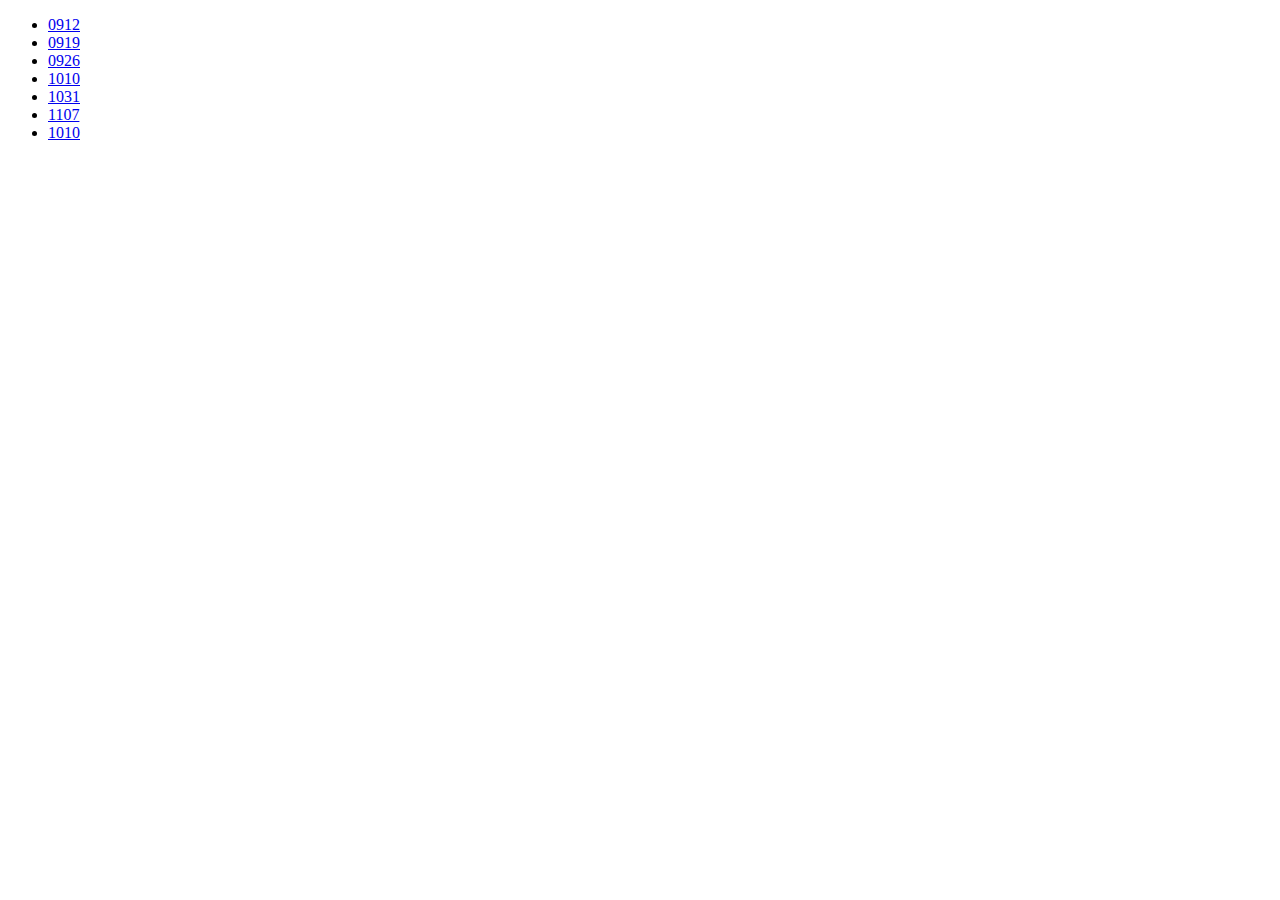
<file: index.html>
<!DOCTYPE html>
<html lang="en">
  <head>
    <meta charset="UTF-8" />
    <meta name="viewport" content="width=device-width, initial-scale=1.0" />
    <title>Links</title>
  </head>
  <body>
    <ul>
      <li><a href="./0912/index.html">0912</a></li>
      <li><a href="./0919/index.html">0919</a></li>
      <li><a href="./0926/mintro.html">0926</a></li>
      <li><a href="./1010/index.html">1010</a></li>
      <li><a href="./1031/dokdo-intro.html">1031</a></li>
      <li><a href="./1107/dokdo-intro.html">1107</a></li>
      <li><a href="./1114/index.html">1010</a></li>
    </ul>
  </body>
</html>
</file>
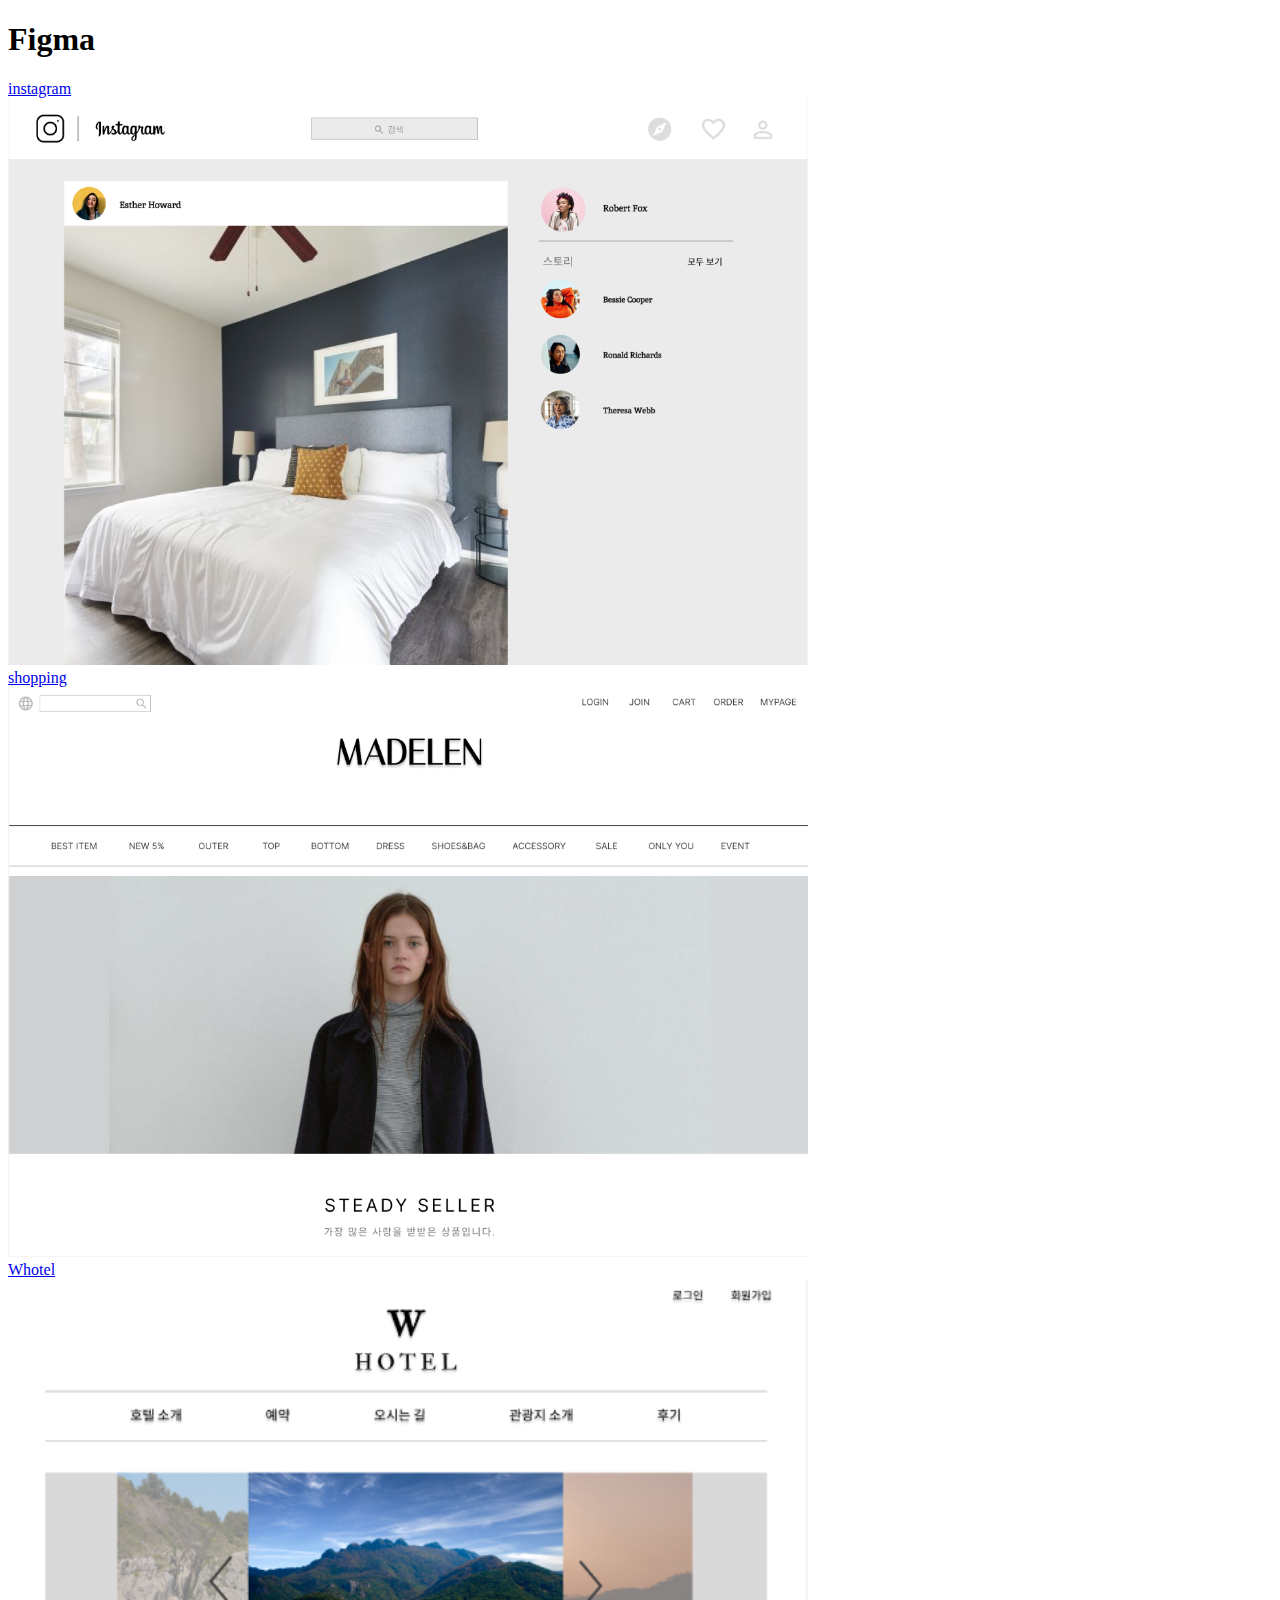
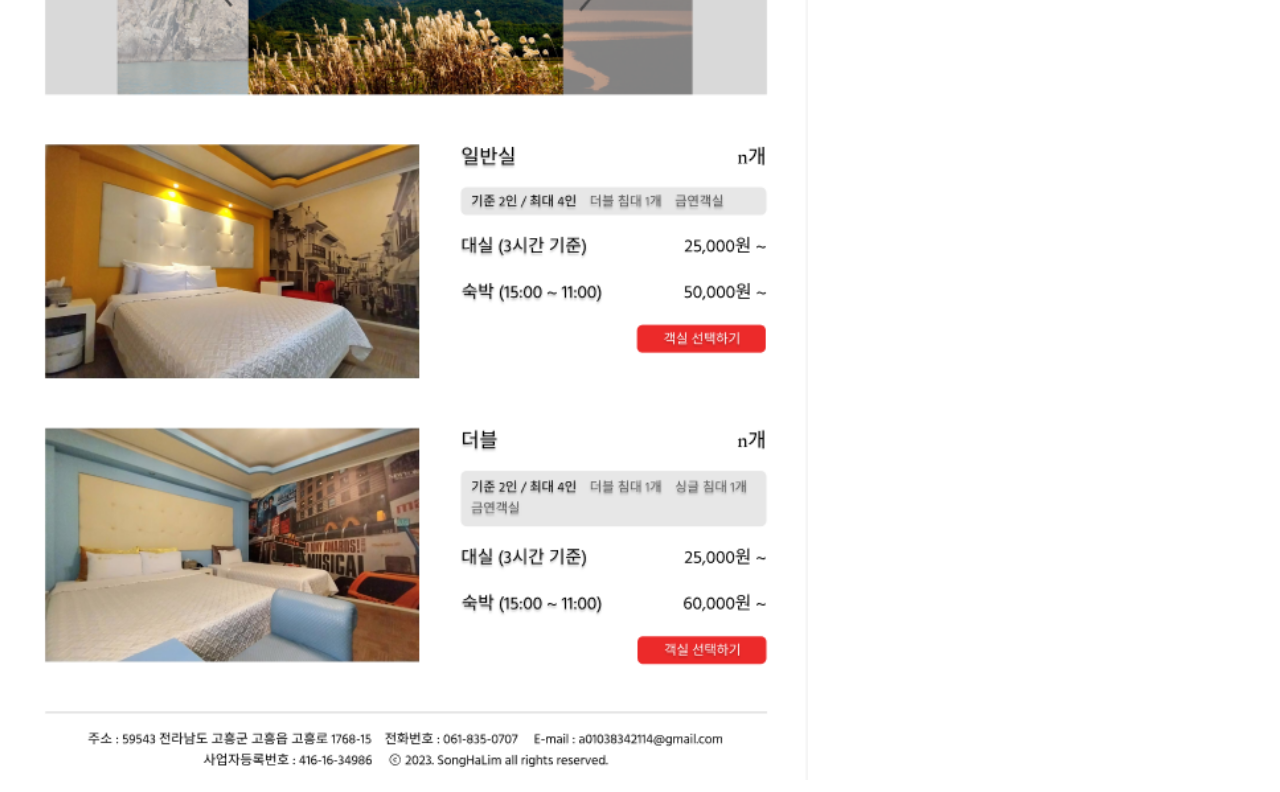
<file: 0912/index.html>
<!DOCTYPE html>
<html lang="en">
  <head>
    <title>Figma</title>
    <meta charset="UTF-8" />
    <meta name="viewport" content="width=device-width, initial-scale=1.0" />
    <title>Document</title>
  </head>
  <body>
    <h1>Figma</h1>
    <li><a href="./instagram/index.html">instagram</a></li>
    <img src="instagram.png" width="800" />
    <li><a href="./shopping/index.html">shopping</a></li>
    <img src="shopping.png" width="800" />
    <li><a href="./Whotel/index.html">Whotel</a></li>
    <img src="Whotel.png" width="800" />
  </body>
</html>
</file>
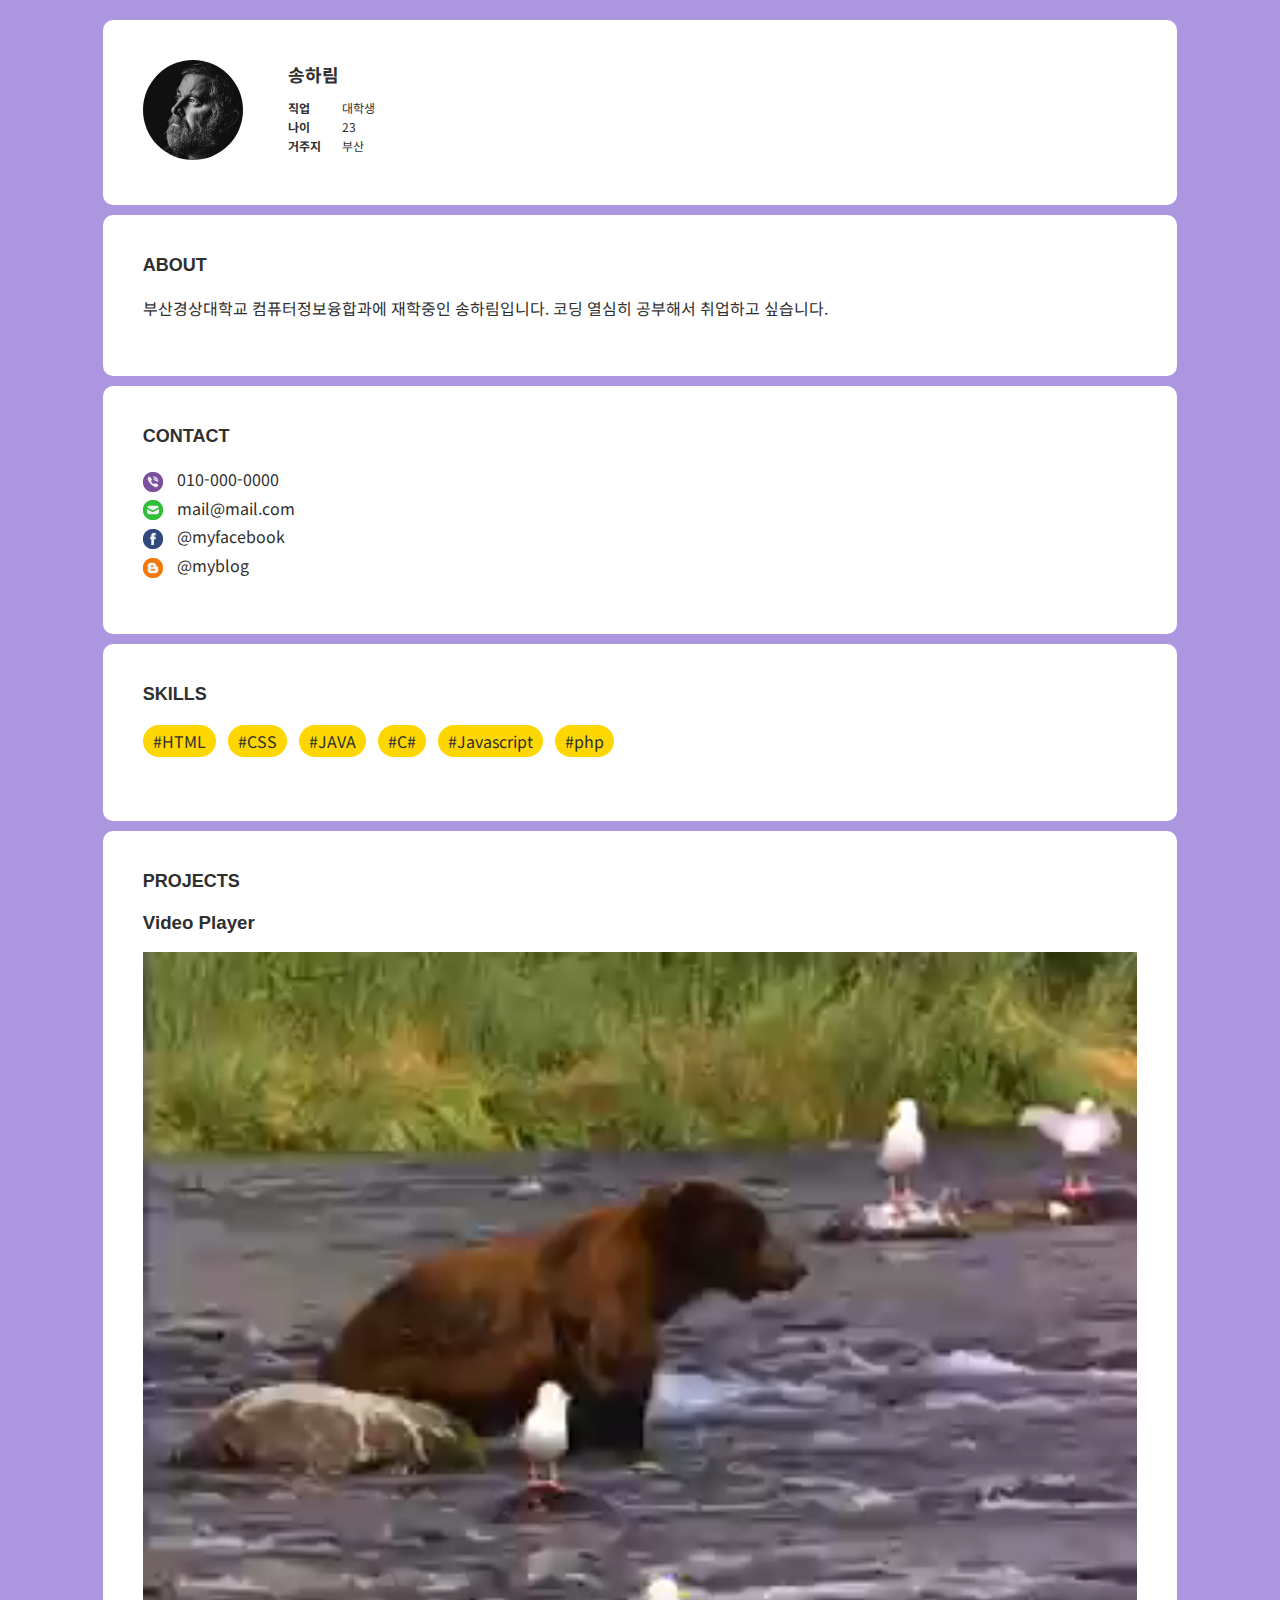
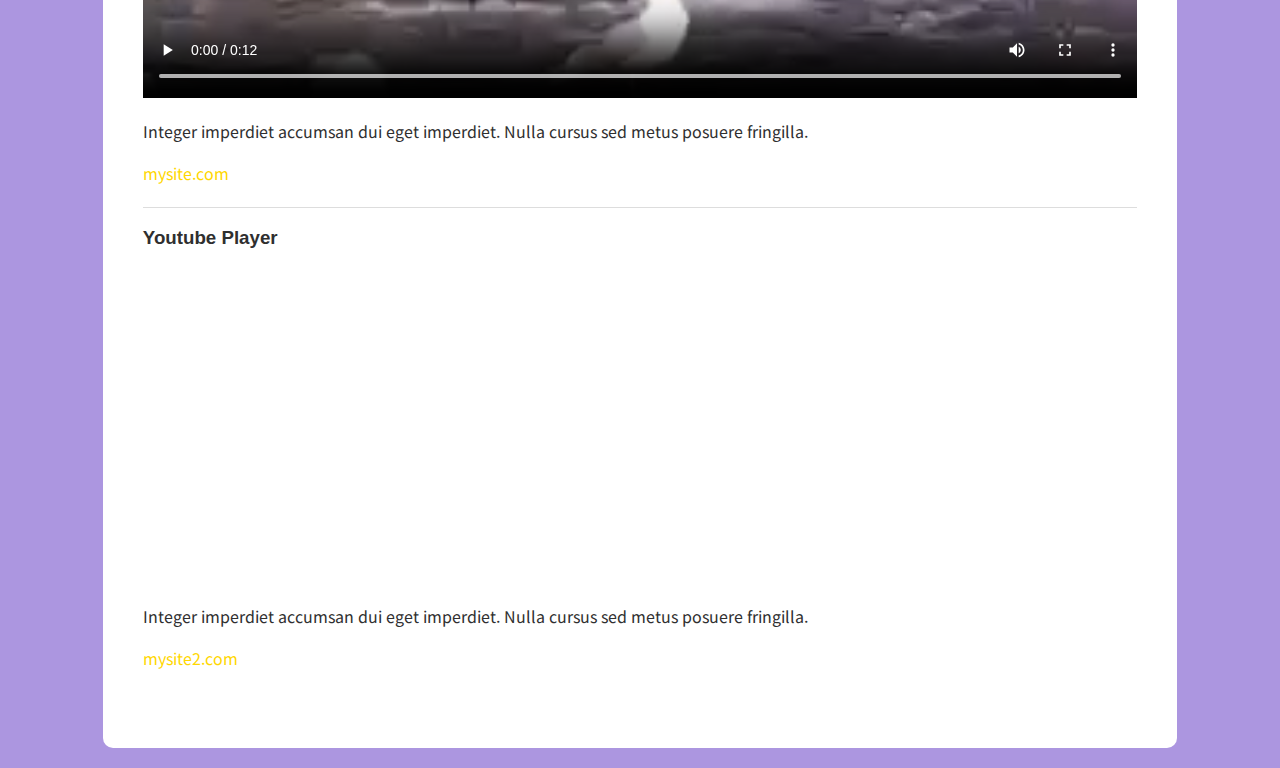
<file: 0919/index.html>
<!DOCTYPE html>
<html lang="ko">
  <head>
    <meta charset="UTF-8" />
    <title>송하림의 이력서</title>
    <link rel="stylesheet" href="css/style.css" />
  </head>
  <body>
    <div class="wrapper">
      <h1>송하림의 이력서</h1>

      <section id="my_info">
        <h2>My info</h2>
        <img src="images/profile.jpg" alt="송하림의 얼굴 사진" />
        <table>
          <tbody>
            <tr id="myname">
              <th>이름</th>
              <td>송하림</td>
            </tr>
            <tr>
              <th>직업</th>
              <td>대학생</td>
            </tr>
            <tr>
              <th>나이</th>
              <td>23</td>
            </tr>
            <tr>
              <th>거주지</th>
              <td>부산</td>
            </tr>
          </tbody>
        </table>
      </section>

      <section id="" about>
        <h2>About</h2>
        <p>
          부산경상대학교 컴퓨터정보융합과에 재학중인 송하림입니다. 코딩 열심히
          공부해서 취업하고 싶습니다.
        </p>
      </section>

      <section id="contact">
        <h2>Contact</h2>
        <ul>
          <li>
            <a href="tel:0100000000">010-000-0000</a>
          </li>
          <li>
            <a href="mailto:mail@mail.com" target="_blank">mail@mail.com</a>
          </li>
          <li>
            <a href="https://facebook.com/myfacebook" target="_blank"
              >@myfacebook</a
            >
          </li>
          <li>
            <a href="https://naver.blog.com/myblog" target="_blank">@myblog</a>
          </li>
        </ul>
      </section>

      <section id="skill">
        <h2>Skills</h2>
        <ol>
          <li>HTML</li>
          <li>CSS</li>
          <li>JAVA</li>
          <li>C#</li>
          <li>Javascript</li>
          <li>php</li>
        </ol>
      </section>

      <section id="project">
        <h2>Projects</h2>
        <ol>
          <li>
            <h3>Video Player</h3>
            <video src="movie.mp4" controls></video>
            <p>
              Integer imperdiet accumsan dui eget imperdiet. Nulla cursus sed
              metus posuere fringilla.
            </p>
            <a href="https://mysite.com" target="_blank">mysite.com</a>
          </li>
          <li>
            <h3>Youtube Player</h3>
            <iframe
              width="100%"
              height="315"
              src="https://www.youtube.com/embed/7vedHzJu-H0"
              title="YouTube video player"
              frameborder="0"
              allow="accelerometer; autoplay; clipboard-write; encrypted-media; gyroscope; picture-in-picture"
              allowfullscreen
            ></iframe>
            <p>
              Integer imperdiet accumsan dui eget imperdiet. Nulla cursus sed
              metus posuere fringilla.
            </p>
            <a href="https://mysite2.com" target="_blank">mysite2.com</a>
          </li>
        </ol>
      </section>
    </div>
  </body>
</html>
</file>
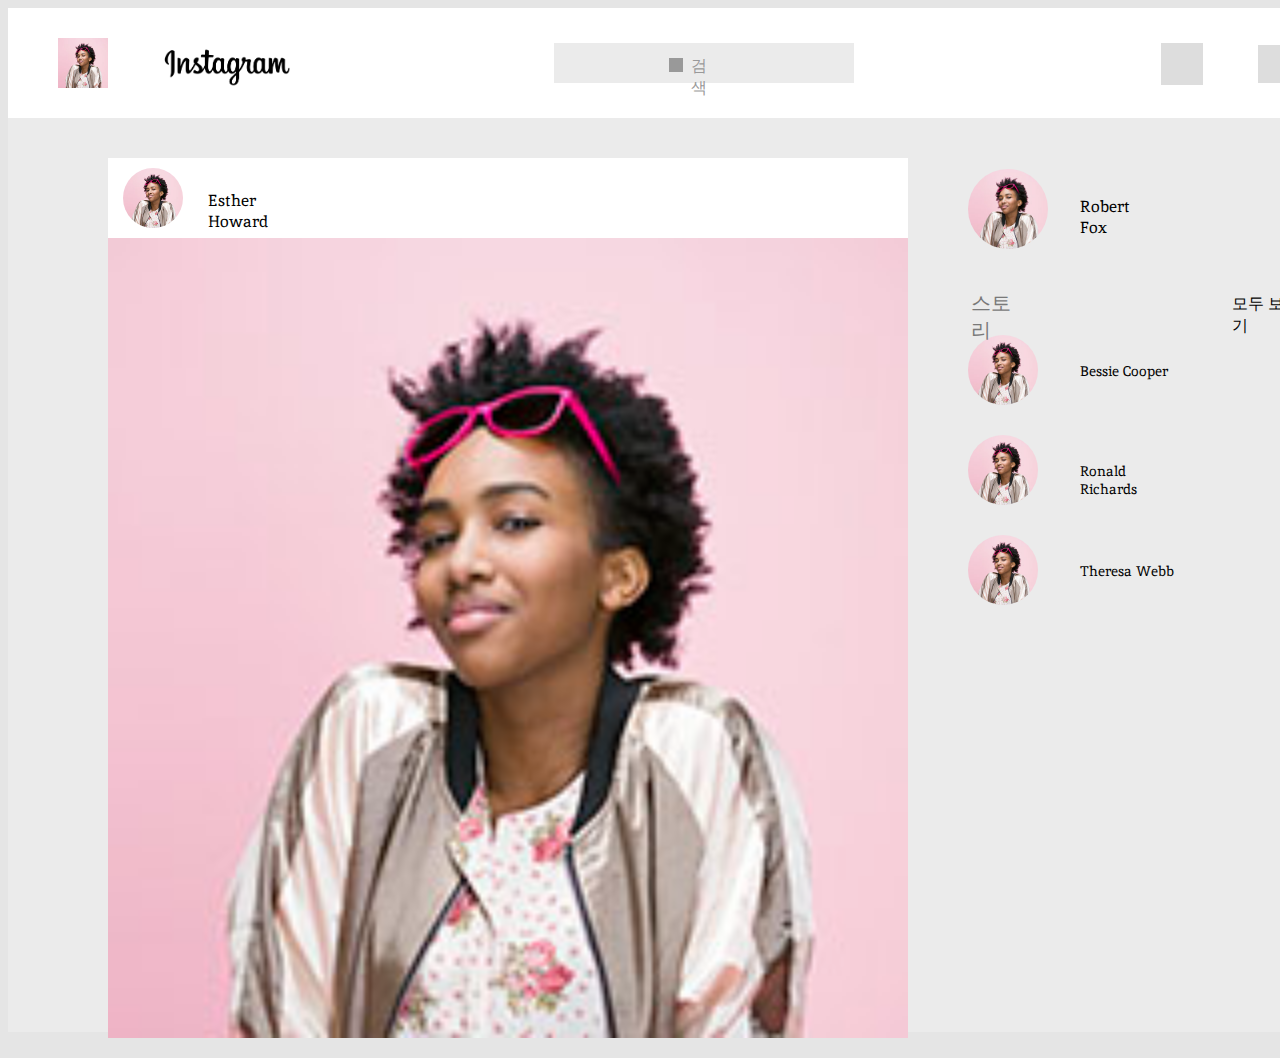
<file: 0912/instagram/index.html>
<html lang="en">
          <head>
            <meta charset="utf-8">
          
            <title>Html Generated</title>
            <meta name="description" content="Figma htmlGenerator">
            <meta name="author" content="htmlGenerator">
            <link href="https://fonts.googleapis.com/css?family=Inika&display=swap" rel="stylesheet">

            <link rel="stylesheet" href="styles.css">
            
            <style>
              /*
                Figma Background for illustrative/preview purposes only.
                You can remove this style tag with no consequence
              */
              body {background: #E5E5E5; }
            </style>
          
          </head>
          
          <body>
            <div class=e1_2><div  class="e2_10"></div><div  class="e2_3"></div><div  class="e2_15"></div><div class=e2_4><div  class="e2_5"></div><div  class="e2_9"></div><div  class="e2_32"></div><span  class="e2_33">Esther Howard</span></div><div  class="e2_13"></div><div class=e2_24><div  class="e2_25"></div><div  class="e2_26"></div></div><div class=e2_21><div  class="e2_22"></div><div  class="e2_23"></div></div><div class=e2_18><div  class="e2_19"></div><div  class="e2_20"></div></div><div class=e2_36><div  class="e2_16"></div><span  class="e2_30">검색</span><div class=e2_27><div  class="e2_29"></div><div  class="e2_28"></div></div></div><div class=e2_37><div class=e4_2><div  class="e2_6"></div><span  class="e2_8">Theresa Webb</span></div><div class=e4_12><div  class="e4_13"></div><span  class="e4_14">Ronald Richards</span></div><div class=e4_9><div  class="e4_10"></div><span  class="e4_11">Bessie Cooper</span></div><div class=e4_6><div  class="e4_7"></div><span  class="e4_8">Robert Fox</span></div><div  class="e4_3"></div><span  class="e4_4">스토리</span><span  class="e4_5">모두 보기</span></div></div>
          </body>
          </html>
</file>
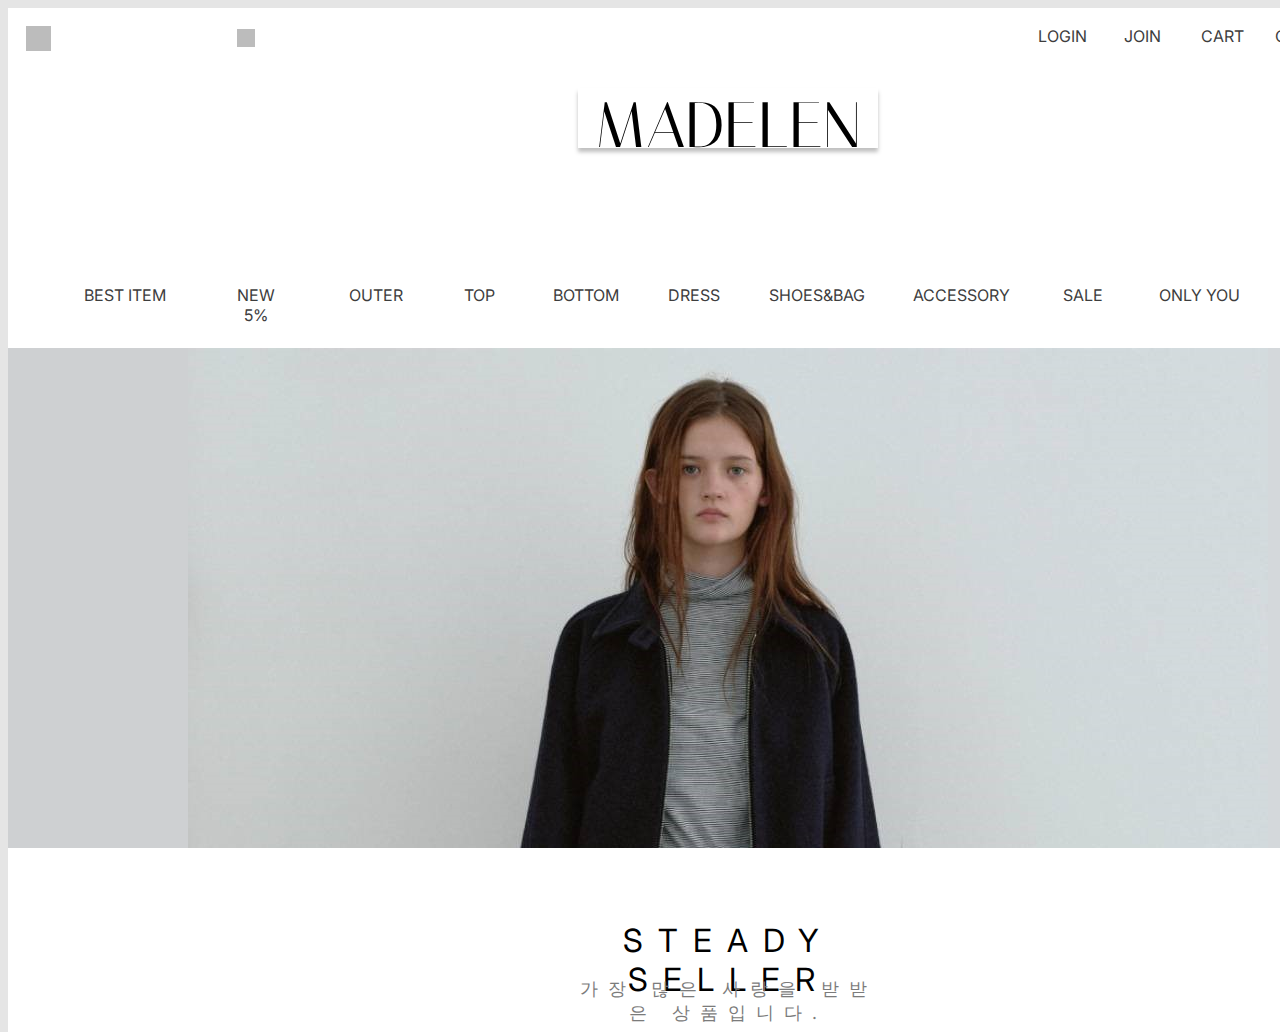
<file: 0912/shopping/index.html>
<html lang="en">
          <head>
            <meta charset="utf-8">
          
            <title>Html Generated</title>
            <meta name="description" content="Figma htmlGenerator">
            <meta name="author" content="htmlGenerator">
            <link href="https://fonts.googleapis.com/css?family=Italiana&display=swap" rel="stylesheet">
<link href="https://fonts.googleapis.com/css?family=Inter&display=swap" rel="stylesheet">

            <link rel="stylesheet" href="styles.css">
            
            <style>
              /*
                Figma Background for illustrative/preview purposes only.
                You can remove this style tag with no consequence
              */
              body {background: #E5E5E5; }
            </style>
          
          </head>
          
          <body>
            <div class=e1_2><div  class="e1_22"></div><div class=e1_16><div  class="e1_17"></div><div  class="e1_18"></div></div><div class=e1_19><div  class="e1_20"></div><div  class="e1_21"></div></div><div  class="e1_24"></div><div  class="e1_25"></div><span  class="e1_23">MADELEN</span><span  class="e1_27">JOIN</span><span  class="e1_33">MYPAGE</span><span  class="e1_31">CART</span><span  class="e1_32">ORDER</span><span  class="e1_30">NEW 5%</span><span  class="e1_40">SHOES&BAG</span><span  class="e1_41">ACCESSORY</span><span  class="e1_42">SALE</span><span  class="e1_43">ONLY YOU</span><span  class="e1_44">EVENT</span><span  class="e1_39">DRESS</span><span  class="e1_38">BOTTOM</span><span  class="e1_37">TOP</span><span  class="e1_36">OUTER</span><span  class="e1_35">BEST ITEM</span><span  class="e1_34">LOGIN</span><div  class="e1_48"></div><div  class="e1_50"></div><div  class="e1_49"></div><span  class="e1_51">STEADY SELLER</span><span  class="e1_52">가장 많은 사랑을 받받은 상품입니다.</span></div>
          </body>
          </html>
</file>
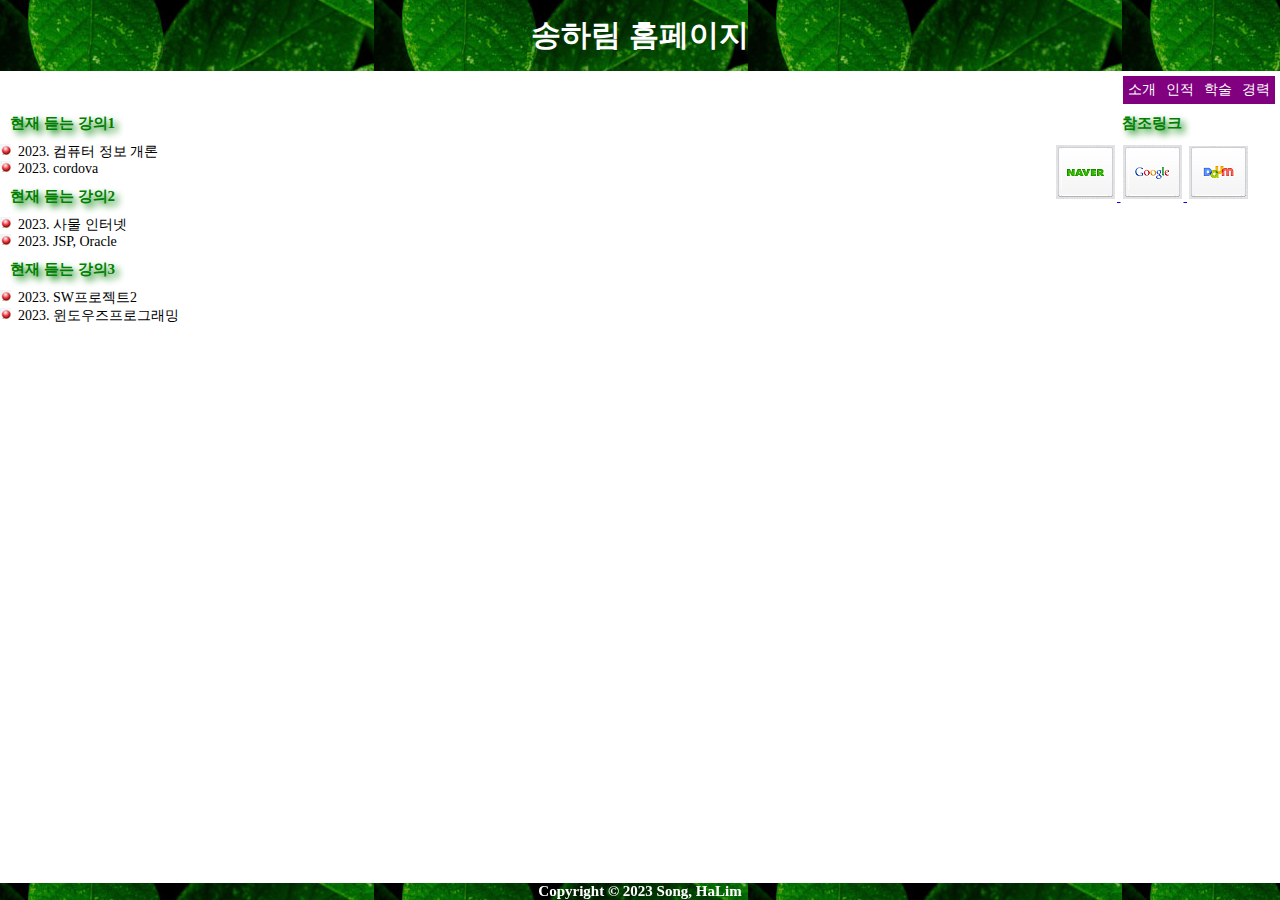
<file: 0926/mcareer.html>
<!DOCTYPE html>
<html>
  <head>
    <meta charset="utf-8" />
    <meta name="viewport" content="width=device-width, initial-scale=1.0" />
    <title>HTML5 개인 포트폴리오 홈페이지</title>
    <link rel="stylesheet" type="text/css" href="mportpolio.css" />
  </head>
  <body>
    <header>
      <h1>송하림 홈페이지</h1>
    </header>
    <nav>
      <span><a href="mcareer.html"> 경력 </a></span>
      <span><a href="mstudy.html"> 학술 </a></span>
      <span><a href="minfo.html"> 인적 </a></span>
      <span><a href="mintro.html"> 소개 </a></span>
    </nav>
    <div class="content">
      <section class="section1">
        <h3>현재 듣는 강의1</h3>
        <ul>
          <li>2023. 컴퓨터 정보 개론</li>
          <li>2023. cordova</li>
        </ul>
        <h3>현재 듣는 강의2</h3>
        <ul>
          <li>2023. 사물 인터넷</li>
          <li>2023. JSP, Oracle</li>
        </ul>
        <h3>현재 듣는 강의3</h3>
        <ul>
          <li>2023. SW프로젝트2</li>
          <li>2023. 윈도우즈프로그래밍</li>
        </ul>
      </section>
      <aside>
        <h3>참조링크</h3>
        <a href="http://www.naver.com">
          <img class="portal" src="naver.jpg" alt="네이버이동" />
        </a>
        <a href="http://www.google.com">
          <img class="portal" src="google.jpg" alt="구글이동" />
        </a>
        <a href="http://www.daum.net">
          <img class="portal" src="daum.jpg" alt="다음이동" />
        </a>
      </aside>
    </div>
    <footer>
      <h2>Copyright &copy; 2023 Song, HaLim</h2>
    </footer>
  </body>
</html>
</file>
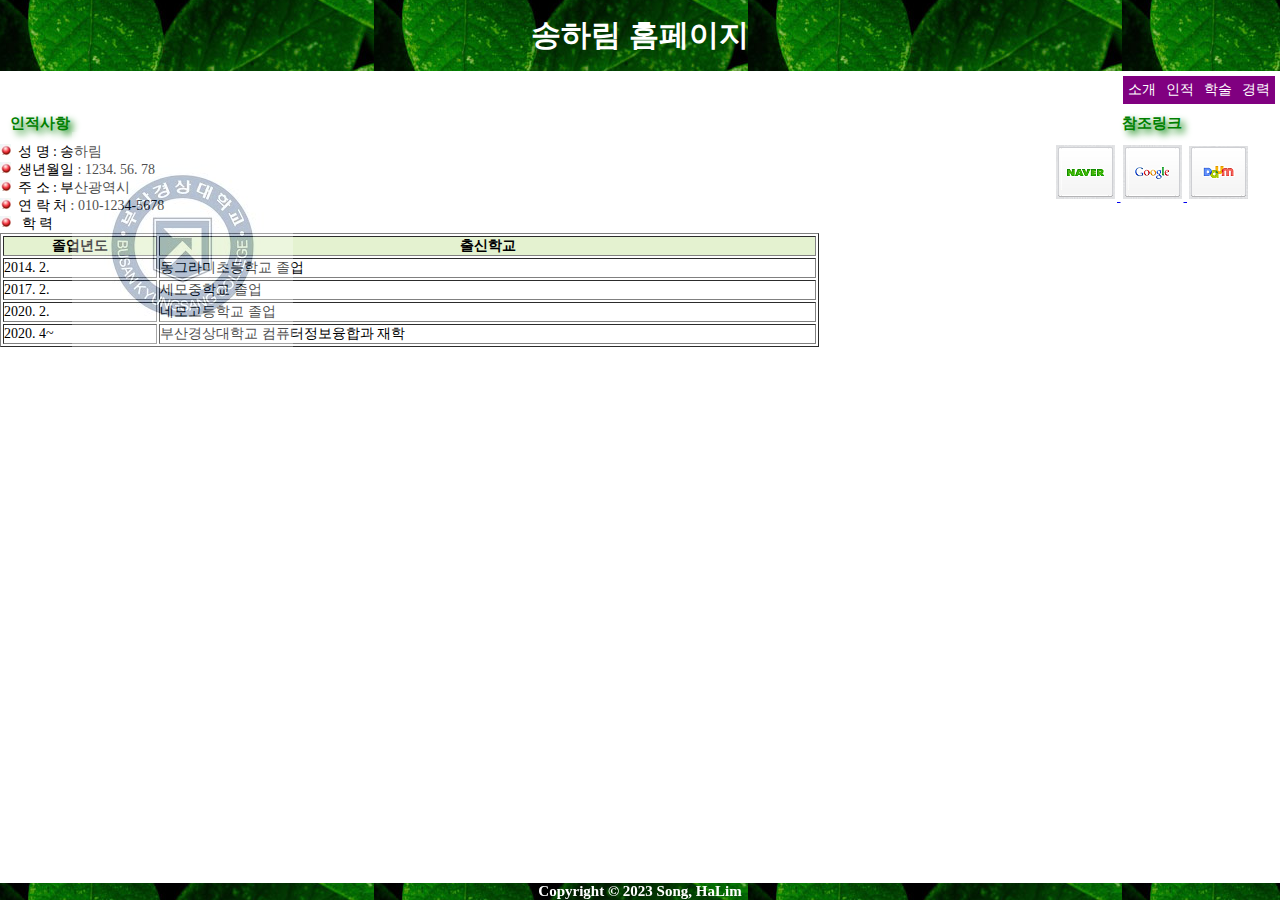
<file: 0926/minfo.html>
﻿<!DOCTYPE html>
<html>
  <head>
    <meta charset="utf-8" />
    <meta name="viewport" content="width=device-width, initial-scale=1.0" />
    <title>HTML5 개인 포트폴리오 홈페이지</title>
    <link rel="stylesheet" type="text/css" href="mportpolio.css" />
  </head>
  <body>
    <header>
      <h1>송하림 홈페이지</h1>
    </header>
    <nav>
      <span><a href="mcareer.html"> 경력 </a></span>
      <span><a href="mstudy.html"> 학술 </a></span>
      <span><a href="minfo.html"> 인적 </a></span>
      <span><a href="mintro.html"> 소개 </a></span>
    </nav>
    <div class="content">
      <section class="section1">
        <h3>인적사항</h3>
        <ul>
          <li>성 명 : 송하림</li>
          <li>생년월일 : 1234. 56. 78</li>
          <li>주 소 : 부산광역시</li>
          <li>연 락 처 : 010-1234-5678</li>
          <li>
            학 력
            <table id="year-table" border="1">
              <thead>
                <tr>
                  <th>졸업년도</th>
                  <th>출신학교</th>
                </tr>
              </thead>
              <tbody>
                <tr>
                  <td>2014. 2.</td>
                  <td>동그라미초등학교 졸업</td>
                </tr>
                <tr>
                  <td>2017. 2.</td>
                  <td>세모중학교 졸업</td>
                </tr>
                <tr>
                  <td>2020. 2.</td>
                  <td>네모고등학교 졸업</td>
                </tr>
                <tr>
                  <td>2020. 4~</td>
                  <td>부산경상대학교 컴퓨터정보융합과 재학</td>
                </tr>
              </tbody>
            </table>
          </li>
        </ul>
      </section>
      <img id="logo" src="logo.jpg" />
      <aside>
        <h3>참조링크</h3>
        <a href="http://www.naver.com">
          <img class="portal" src="naver.jpg" alt="네이버이동" />
        </a>
        <a href="http://www.google.com">
          <img class="portal" src="google.jpg" alt="구글이동" />
        </a>
        <a href="http://www.daum.net">
          <img class="portal" src="daum.jpg" alt="다음이동" />
        </a>
      </aside>
    </div>
    <footer>
      <h2>Copyright &copy; 2023 Song, HaLim</h2>
    </footer>
  </body>
</html>
</file>
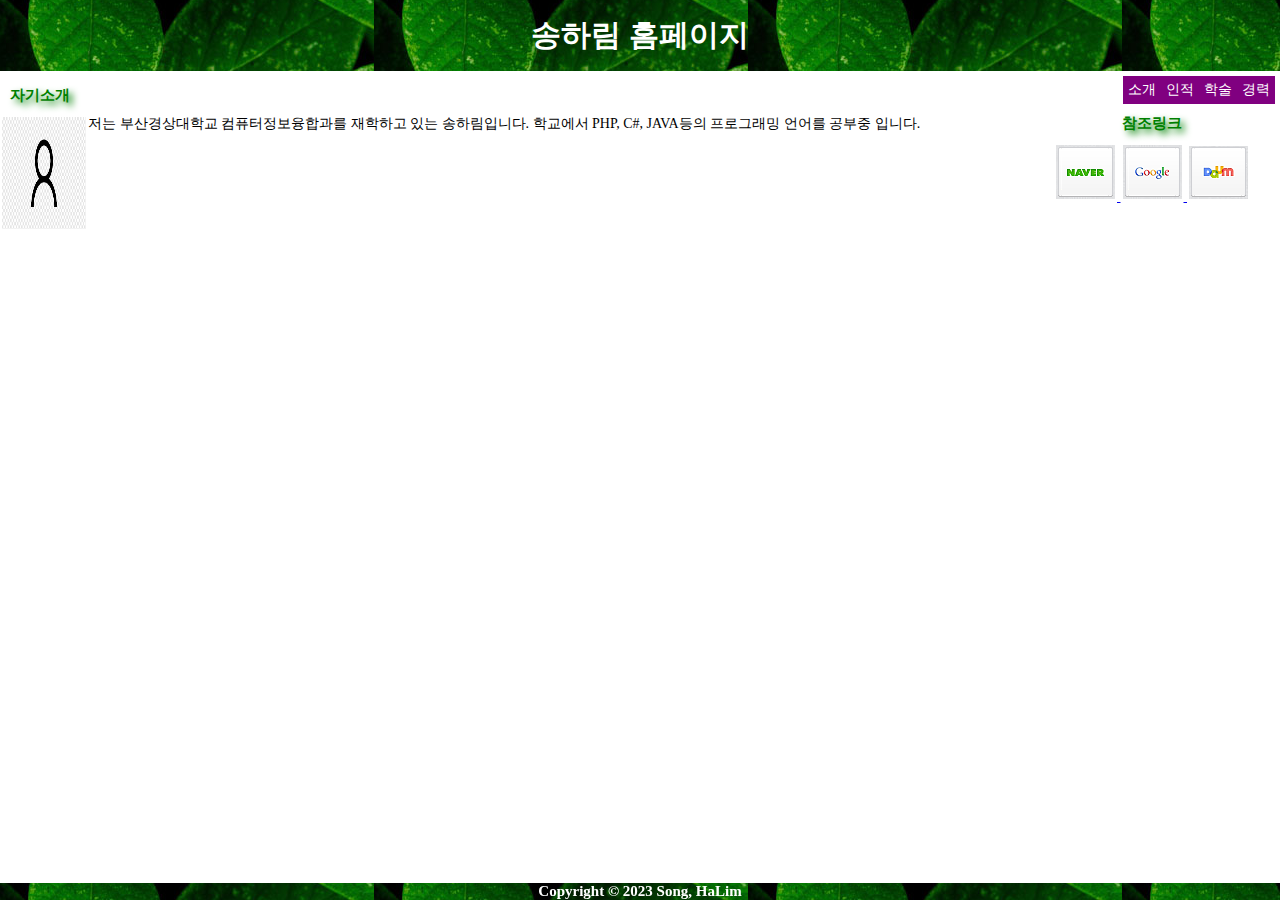
<file: 0926/mintro.html>
<!DOCTYPE html>
<html>
  <head>
    <meta charset="utf-8" />
    <meta name="viewport" content="width=device-width, initial-scale=1.0" />
    <title>HTML5 개인 포트폴리오 홈페이지</title>
    <link rel="stylesheet" type="text/css" href="mportpolio.css" />
  </head>
  <body>
    <header>
      <h1>송하림 홈페이지</h1>
    </header>
    <nav>
      <span><a href="mcareer.html"> 경력 </a></span>
      <span><a href="mstudy.html"> 학술 </a></span>
      <span><a href="minfo.html"> 인적 </a></span>
      <span><a href="mintro.html"> 소개 </a></span>
    </nav>
    <section class="section1">
      <h3>자기소개</h3>
      <img id="stu-pic" src="stu.jpg" />
      <p>
        저는 부산경상대학교 컴퓨터정보융합과를 재학하고 있는 송하림입니다.
        학교에서 PHP, C#, JAVA등의 프로그래밍 언어를 공부중 입니다.
      </p>
    </section>
    <aside>
      <h3>참조링크</h3>
      <a href="http://www.naver.com">
        <img class="portal" src="naver.jpg" alt="네이버이동" />
      </a>
      <a href="http://www.google.com">
        <img class="portal" src="google.jpg" alt="구글이동" />
      </a>
      <a href="http://www.daum.net">
        <img class="portal" src="daum.jpg" alt="다음이동" />
      </a>
    </aside>
    </div>
    <footer>
      <h2>Copyright &copy; 2023 Song, HaLim</h2>
    </footer>
  </body>
</html>
</file>
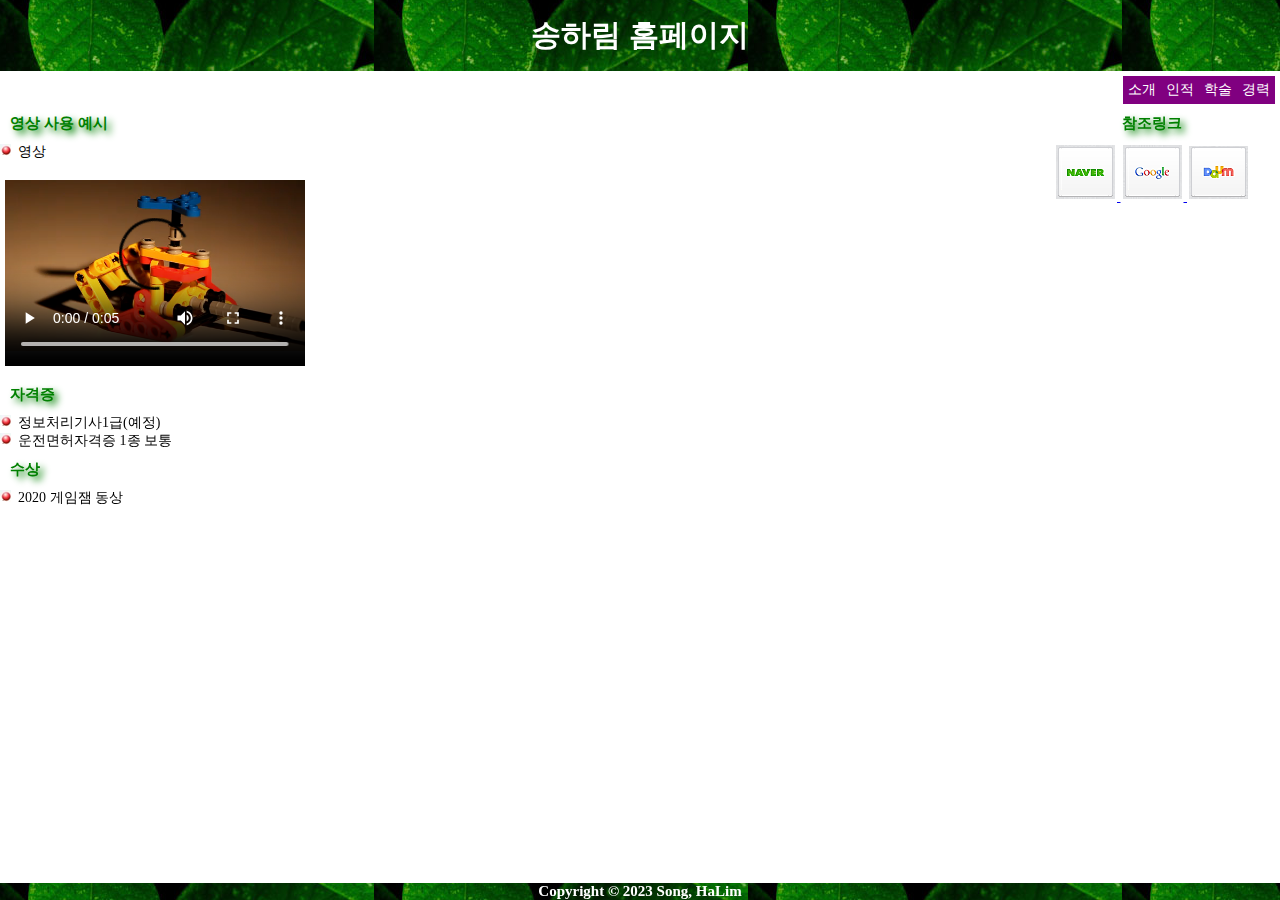
<file: 0926/mstudy.html>
<!DOCTYPE html>
<html>
  <head>
    <meta charset="utf-8" />
    <meta name="viewport" content="width=device-width, initial-scale=1.0" />
    <title>HTML5 개인 포트폴리오 홈페이지</title>
    <link rel="stylesheet" type="text/css" href="mportpolio.css" />
  </head>
  <body>
    <header>
      <h1>송하림 홈페이지</h1>
    </header>
    <nav>
      <span><a href="mcareer.html"> 경력 </a></span>
      <span><a href="mstudy.html"> 학술 </a></span>
      <span><a href="minfo.html"> 인적 </a></span>
      <span><a href="mintro.html"> 소개 </a></span>
    </nav>
  <div class="content">
    <section class="section1">  
      <h3>영상 사용 예시</h3>
      <ul>
          <li>영상</li>
      </ul>
      <video autoplay controls preload="metadata">
          <source src="video.ogv" type="video/ogv"></source>
          <source src="video.mp4" type="video/mp4"></source>
          <source src="video.webm" type="video/webm"></source>
          브라우저에서 비디오 파일을 지원하지 않습니다. <br/>
      </video>
      <h3>자격증</h3>
      <ul>
          <li>정보처리기사1급(예정)</li>
          <li>운전면허자격증 1종 보통</li>
      </ul>
      <h3>수상</h3>
      <ul>
          <li>2020 게임잼 동상</li>
      </ul>
  </section>
  <aside>
      <h3>참조링크</h3>
      <a href="http://www.naver.com">
          <img class="portal" src="naver.jpg" alt="네이버이동"/>
      </a>
      <a href="http://www.google.com">
          <img class="portal" src="google.jpg" alt="구글이동"/>
      </a>
      <a href="http://www.daum.net">
          <img class="portal" src="daum.jpg" alt="다음이동"/>
      </a>
  </aside>
    </div>
    <footer>
      <h2>Copyright &copy; 2023 Song, HaLim</h2>
    </footer>
  </body>
</html>
</file>
<file: 0919/css/style.css>
@charset "UTF-8";
@import url("https://fonts.googleapis.com/css2?family=Noto+Sans+KR&display=swap");

body {
  background-color: #ac96e0;
  color: #2f2f2f;
  font-family: "Noto Sans KR", sans-serif;
  font-size: 16px;
}

section {
  background-color: white;
  border-radius: 10px;
  padding: 40px;
  margin-bottom: 10px;
}

.wrapper {
  width: 85%;
  margin: 20px auto;
}

h1 {
  display: none;
}

h2,
h3 {
  font-family: sans-serif;
}

h2 {
  margin: 0 0 20px 0;
  text-transform: uppercase;
  font-size: 18px;
}

#my_info h2 {
  display: none;
}

#my_info img {
  width: 100px;
  height: auto;
  border-radius: 50px;
  margin-right: 40px;
}

table {
  display: inline-block;
  border-collapse: collapse;
  border-spacing: 0;
  vertical-align: top;
}

th {
  text-align: left;
  padding-right: 20px;
}

th,
td {
  font-size: 12px;
}

#myname th {
  display: none;
}

#myname td {
  display: block;
  font-size: 18px;
  font-weight: bold;
  margin-bottom: 10px;
}

a {
  color: inherit;
  text-decoration: none;
}

a:hover {
  text-decoration: underline;
  color: gold;
}

ul {
  list-style: none;
  padding: 0;
}

ul li {
  margin-bottom: 4px;
}

ul li::before {
  display: inline-block;
  width: 20px;
  height: 20px;
  vertical-align: middle;
  margin-right: 10px;
}

ul li:nth-child(1)::before {
  content: url("../images/ico_mobile.png");
}
ul li:nth-child(2)::before {
  content: url("../images/ico_email.png");
}
ul li:nth-child(3)::before {
  content: url("../images/ico_facebook.png");
}
ul li:nth-child(4)::before {
  content: url("../images/ico_blog.png");
}

#skill ol {
  list-style: none;
  padding: 0;
}

#skill li {
  display: inline-block;
  background-color: gold;
  padding: 4px 10px;
  border-radius: 32px;
  margin: 0 8px 8px 0;
}

#skill li::before {
  content: "#";
}

#project ol {
  list-style: none;
  padding: 0;
}

#project li {
  border-bottom: 1px solid #ddd;
  padding-bottom: 20px;
}

#project li:last-child {
  border-bottom: none;
}

#project video {
  width: 100%;
}

#project a {
  color: gold;
  display: inline-block;
  border-radius: 4px;
  padding: 2px 8px 2px 0;
}

#project a:hover {
  background-color: #2f2f2f;
  text-decoration: none;
  padding: 2px 8px;
  transition: padding 0.2s;
}
</file>
<file: 0912/instagram/styles.css>
.1_2 { 
	overflow:hidden;
}.e1_2 { 
	background-color:rgba(255, 255, 255, 1);
	width:1440px;
	height:1024px;
	position:absolute;
}.e2_10 { 
	background-color:rgba(234.81250405311584, 234.81250405311584, 234.81250405311584, 1);
	width:1440px;
	height:914px;
	position:absolute;
	left:0px;
	top:110px;
}.e2_3 { 
	width:50px;
	height:50px;
	position:absolute;
	left:50px;
	top:30px;
	background-image:url(images/______.png);
	background-repeat:no-repeat;
	background-size:cover;
}.e2_15 { 
	width:150.04998779296875px;
	height:100px;
	position:absolute;
	left:145px;
	top:15px;
	background-image:url(images/_________.png);
	background-repeat:no-repeat;
	background-size:cover;
}.e2_4 { 
	width:800px;
	height:900px;
	position:absolute;
	left:100px;
	top:150px;
}.e2_5 { 
	background-color:rgba(255, 255, 255, 1);
	width:800px;
	height:80px;
	position:absolute;
	left:0px;
	top:0px;
}.e2_9 { 
	width:800px;
	height:800px;
	position:absolute;
	left:0px;
	top:80px;
	background-image:url(images/______.png);
	background-repeat:no-repeat;
	background-size:cover;
}.e2_32 { 
	border-radius:500px;
	width:60px;
	height:60px;
	position:absolute;
	left:15px;
	top:10px;
	background-image:url(images/______.png);
	background-repeat:no-repeat;
	background-size:cover;
}.e2_33 { 
	color:rgba(0, 0, 0, 1);
	width:111px;
	height:21px;
	position:absolute;
	left:100px;
	top:32px;
	font-family:Inika;
	text-align:left;
	font-size:16px;
	letter-spacing:0;
}.e2_13 { 
	transform: rotate(90deg);
	width:45px;
	height:0px;
	position:absolute;
	left:125px;
	top:33px;
}.2_13 { 
	border:3px solid rgba(188.06250303983688, 188.06250303983688, 188.06250303983688, 1);
}.e2_24 { 
	background-color:rgba(217.0000022649765, 217.0000022649765, 217.0000022649765, 1);
	width:50px;
	height:50px;
	position:absolute;
	left:1149px;
	top:31px;
}.e2_25 { 
	background-color:rgba(255, 255, 255, 1);
	width:50px;
	height:50px;
	position:absolute;
	left:0px;
	top:0px;
}.e2_26 { 
	background-color:rgba(221.00000202655792, 221.00000202655792, 221.00000202655792, 1);
	width:41.66666793823242px;
	height:41.66666793823242px;
	position:absolute;
	left:4.166666507720947px;
	top:4.166666507720947px;
}.e2_21 { 
	width:50px;
	height:50px;
	position:absolute;
	left:1335px;
	top:32px;
}.e2_22 { 
	width:50px;
	height:50px;
	position:absolute;
	left:0px;
	top:0px;
}.e2_23 { 
	background-color:rgba(221.00000202655792, 221.00000202655792, 221.00000202655792, 1);
	width:33.33333206176758px;
	height:33.33333206176758px;
	position:absolute;
	left:8.333333015441895px;
	top:8.333333015441895px;
}.e2_18 { 
	width:50px;
	height:50px;
	position:absolute;
	left:1246px;
	top:31px;
}.e2_19 { 
	width:50px;
	height:50px;
	position:absolute;
	left:0px;
	top:0px;
}.e2_20 { 
	background-color:rgba(221.00000202655792, 221.00000202655792, 221.00000202655792, 1);
	width:41.66666793823242px;
	height:38.22916793823242px;
	position:absolute;
	left:4.166666507720947px;
	top:6.25px;
}.e2_36 { 
	width:300px;
	height:40px;
	position:absolute;
	left:546px;
	top:35px;
}.e2_16 { 
	background-color:rgba(234.81250405311584, 234.81250405311584, 234.81250405311584, 1);
	width:300px;
	height:40px;
	position:absolute;
	left:0px;
	top:0px;
}.2_16 { 
	border:1px solid rgba(175.3125, 175.3125, 175.3125, 1);
}.e2_30 { 
	color:rgba(153.00000607967377, 153.00000607967377, 153.00000607967377, 1);
	width:30px;
	height:21px;
	position:absolute;
	left:137px;
	top:12px;
	font-family:Inika;
	text-align:left;
	font-size:16px;
	letter-spacing:0;
}.e2_27 { 
	width:20px;
	height:20px;
	position:absolute;
	left:111px;
	top:12px;
}.e2_29 { 
	background-color:rgba(153.00000607967377, 153.00000607967377, 153.00000607967377, 1);
	width:14.574999809265137px;
	height:14.574999809265137px;
	position:absolute;
	left:3.5px;
	top:2.5px;
}.e2_28 { 
	width:20px;
	height:20px;
	position:absolute;
	left:1px;
	top:0px;
}.e2_37 { 
	width:409px;
	height:528px;
	position:absolute;
	left:926px;
	top:152px;
}.e4_2 { 
	width:250px;
	height:100px;
	position:absolute;
	left:26px;
	top:370px;
}.e2_6 { 
	border-radius:500px;
	width:70px;
	height:70px;
	position:absolute;
	left:8px;
	top:5px;
	background-image:url(images/______.png);
	background-repeat:no-repeat;
	background-size:cover;
}.e2_8 { 
	color:rgba(0, 0, 0, 1);
	width:94px;
	height:18px;
	position:absolute;
	left:120px;
	top:32px;
	font-family:Inika;
	text-align:left;
	font-size:14px;
	letter-spacing:0;
}.e4_12 { 
	width:250px;
	height:100px;
	position:absolute;
	left:26px;
	top:270px;
}.e4_13 { 
	border-radius:500px;
	width:70px;
	height:70px;
	position:absolute;
	left:8px;
	top:5px;
	background-image:url(images/______.png);
	background-repeat:no-repeat;
	background-size:cover;
}.e4_14 { 
	color:rgba(0, 0, 0, 1);
	width:106px;
	height:18px;
	position:absolute;
	left:120px;
	top:32px;
	font-family:Inika;
	text-align:left;
	font-size:14px;
	letter-spacing:0;
}.e4_9 { 
	width:250px;
	height:100px;
	position:absolute;
	left:26px;
	top:170px;
}.e4_10 { 
	border-radius:500px;
	width:70px;
	height:70px;
	position:absolute;
	left:8px;
	top:5px;
	background-image:url(images/______.png);
	background-repeat:no-repeat;
	background-size:cover;
}.e4_11 { 
	color:rgba(0, 0, 0, 1);
	width:89px;
	height:18px;
	position:absolute;
	left:120px;
	top:32px;
	font-family:Inika;
	text-align:left;
	font-size:14px;
	letter-spacing:0;
}.e4_6 { 
	width:250px;
	height:100px;
	position:absolute;
	left:26px;
	top:4px;
}.e4_7 { 
	border-radius:500px;
	width:80px;
	height:80px;
	position:absolute;
	left:8px;
	top:5px;
	background-image:url(images/______.png);
	background-repeat:no-repeat;
	background-size:cover;
}.e4_8 { 
	color:rgba(0, 0, 0, 1);
	width:80px;
	height:21px;
	position:absolute;
	left:120px;
	top:32px;
	font-family:Inika;
	text-align:left;
	font-size:16px;
	letter-spacing:0;
}.e4_3 { 
	transform: rotate(2.4848083448933725e-17deg);
	width:350px;
	height:0px;
	position:absolute;
	left:29.999187469482422px;
	top:107.46646881103516px;
}.4_3 { 
	border:3px solid rgba(198.68749290704727, 197.03176975250244, 197.03176975250244, 1);
}.e4_4 { 
	color:rgba(121.12499848008156, 121.12499848008156, 121.12499848008156, 1);
	width:56px;
	height:26px;
	position:absolute;
	left:37px;
	top:130px;
	font-family:Inika;
	text-align:left;
	font-size:20px;
	letter-spacing:0;
}.e4_5 { 
	color:rgba(0, 0, 0, 1);
	width:64px;
	height:21px;
	position:absolute;
	left:298px;
	top:133px;
	font-family:Inika;
	text-align:left;
	font-size:16px;
	letter-spacing:0;
}
</file>
<file: 0912/shopping/styles.css>
.1_2 { 
	overflow:hidden;
}.e1_2 { 
	background-color:rgba(255, 255, 255, 1);
	width:1440px;
	height:1024px;
	position:absolute;
}.e1_22 { 
	background-color:rgba(255, 255, 255, 1);
	width:200px;
	height:30px;
	position:absolute;
	left:55px;
	top:15px;
}.1_22 { 
	border:1px solid rgba(188.06250303983688, 188.06250303983688, 188.06250303983688, 1);
}.e1_16 { 
	width:25px;
	height:25px;
	position:absolute;
	left:226px;
	top:18px;
}.e1_17 { 
	width:25px;
	height:25px;
	position:absolute;
	left:0px;
	top:0px;
}.e1_18 { 
	background-color:rgba(188.06250303983688, 188.06250303983688, 188.06250303983688, 1);
	width:18.21875px;
	height:18.21875px;
	position:absolute;
	left:3.125px;
	top:3.125px;
}.e1_19 { 
	width:30px;
	height:30px;
	position:absolute;
	left:15px;
	top:15px;
}.e1_20 { 
	width:30px;
	height:30px;
	position:absolute;
	left:0px;
	top:0px;
}.e1_21 { 
	background-color:rgba(188.06250303983688, 188.06250303983688, 188.06250303983688, 1);
	width:25px;
	height:25px;
	position:absolute;
	left:2.5px;
	top:2.5px;
}.e1_24 { 
	transform: rotate(-4.969616689786745e-17deg);
	width:1440px;
	height:0px;
	position:absolute;
	left:-0.00872802734375px;
	top:250px;
}.1_24 { 
	border:1px solid rgba(0, 0, 0, 1);
}.e1_25 { 
	transform: rotate(-4.969616689786745e-17deg);
	width:1440px;
	height:0px;
	position:absolute;
	left:-0.00872802734375px;
	top:323px;
}.1_25 { 
	border:1px solid rgba(145.56249797344208, 145.56249797344208, 145.56249797344208, 1);
}.e1_23 { 
	box-shadow:0px 4px 4px rgba(0, 0, 0, 0.25);
	color:rgba(0, 0, 0, 1);
	width:300px;
	height:60px;
	position:absolute;
	left:570px;
	top:80px;
	font-family:Italiana;
	text-align:center;
	font-size:64px;
	letter-spacing:0;
}.e1_27 { 
	color:rgba(60.56249924004078, 60.56249924004078, 60.56249924004078, 1);
	width:38px;
	height:19px;
	position:absolute;
	left:1115px;
	top:18px;
	font-family:Inter;
	text-align:center;
	font-size:16px;
	letter-spacing:0;
}.e1_33 { 
	color:rgba(60.56249924004078, 60.56249924004078, 60.56249924004078, 1);
	width:66px;
	height:19px;
	position:absolute;
	left:1351px;
	top:18px;
	font-family:Inter;
	text-align:center;
	font-size:16px;
	letter-spacing:0;
}.e1_31 { 
	color:rgba(60.56249924004078, 60.56249924004078, 60.56249924004078, 1);
	width:43px;
	height:19px;
	position:absolute;
	left:1193px;
	top:18px;
	font-family:Inter;
	text-align:center;
	font-size:16px;
	letter-spacing:0;
}.e1_32 { 
	color:rgba(60.56249924004078, 60.56249924004078, 60.56249924004078, 1);
	width:54px;
	height:19px;
	position:absolute;
	left:1267px;
	top:18px;
	font-family:Inter;
	text-align:center;
	font-size:16px;
	letter-spacing:0;
}.e1_30 { 
	color:rgba(60.56249924004078, 60.56249924004078, 60.56249924004078, 1);
	width:65px;
	height:19px;
	position:absolute;
	left:215px;
	top:277px;
	font-family:Inter;
	text-align:center;
	font-size:16px;
	letter-spacing:0;
}.e1_40 { 
	color:rgba(60.56249924004078, 60.56249924004078, 60.56249924004078, 1);
	width:97px;
	height:19px;
	position:absolute;
	left:760px;
	top:277px;
	font-family:Inter;
	text-align:center;
	font-size:16px;
	letter-spacing:0;
}.e1_41 { 
	color:rgba(60.56249924004078, 60.56249924004078, 60.56249924004078, 1);
	width:97px;
	height:19px;
	position:absolute;
	left:905px;
	top:277px;
	font-family:Inter;
	text-align:center;
	font-size:16px;
	letter-spacing:0;
}.e1_42 { 
	color:rgba(60.56249924004078, 60.56249924004078, 60.56249924004078, 1);
	width:40px;
	height:19px;
	position:absolute;
	left:1055px;
	top:277px;
	font-family:Inter;
	text-align:center;
	font-size:16px;
	letter-spacing:0;
}.e1_43 { 
	color:rgba(60.56249924004078, 60.56249924004078, 60.56249924004078, 1);
	width:82px;
	height:19px;
	position:absolute;
	left:1150px;
	top:277px;
	font-family:Inter;
	text-align:center;
	font-size:16px;
	letter-spacing:0;
}.e1_44 { 
	color:rgba(60.56249924004078, 60.56249924004078, 60.56249924004078, 1);
	width:53px;
	height:19px;
	position:absolute;
	left:1280px;
	top:277px;
	font-family:Inter;
	text-align:center;
	font-size:16px;
	letter-spacing:0;
}.e1_39 { 
	color:rgba(60.56249924004078, 60.56249924004078, 60.56249924004078, 1);
	width:52px;
	height:19px;
	position:absolute;
	left:660px;
	top:277px;
	font-family:Inter;
	text-align:center;
	font-size:16px;
	letter-spacing:0;
}.e1_38 { 
	color:rgba(60.56249924004078, 60.56249924004078, 60.56249924004078, 1);
	width:69px;
	height:19px;
	position:absolute;
	left:543px;
	top:277px;
	font-family:Inter;
	text-align:center;
	font-size:16px;
	letter-spacing:0;
}.e1_37 { 
	color:rgba(60.56249924004078, 60.56249924004078, 60.56249924004078, 1);
	width:33px;
	height:19px;
	position:absolute;
	left:455px;
	top:277px;
	font-family:Inter;
	text-align:center;
	font-size:16px;
	letter-spacing:0;
}.e1_36 { 
	color:rgba(60.56249924004078, 60.56249924004078, 60.56249924004078, 1);
	width:55px;
	height:19px;
	position:absolute;
	left:340px;
	top:277px;
	font-family:Inter;
	text-align:center;
	font-size:16px;
	letter-spacing:0;
}.e1_35 { 
	color:rgba(60.56249924004078, 60.56249924004078, 60.56249924004078, 1);
	width:84px;
	height:19px;
	position:absolute;
	left:75px;
	top:277px;
	font-family:Inter;
	text-align:center;
	font-size:16px;
	letter-spacing:0;
}.e1_34 { 
	color:rgba(60.56249924004078, 60.56249924004078, 60.56249924004078, 1);
	width:49px;
	height:19px;
	position:absolute;
	left:1030px;
	top:18px;
	font-family:Inter;
	text-align:center;
	font-size:16px;
	letter-spacing:0;
}.e1_48 { 
	background-color:rgba(212.00000256299973, 216.00000232458115, 219.0000021457672, 1);
	width:720px;
	height:500px;
	position:absolute;
	left:720px;
	top:340px;
}.e1_50 { 
	background-color:rgba(206.0000029206276, 208.0000028014183, 210.00000268220901, 1);
	width:720px;
	height:500px;
	position:absolute;
	left:0px;
	top:340px;
}.e1_49 { 
	width:1080px;
	height:500px;
	position:absolute;
	left:180px;
	top:340px;
	background-image:url(images/model_1.png);
	background-repeat:no-repeat;
	background-size:cover;
}.e1_51 { 
	color:rgba(0, 0, 0, 1);
	width:307px;
	height:39px;
	position:absolute;
	left:567px;
	top:913px;
	font-family:Inter;
	text-align:center;
	font-size:32px;
	letter-spacing:15;
}.e1_52 { 
	color:rgba(123.24999645352364, 123.24999645352364, 123.24999645352364, 1);
	width:308px;
	height:22px;
	position:absolute;
	left:566px;
	top:969px;
	font-family:Inter;
	text-align:center;
	font-size:18px;
	letter-spacing:10;
}
</file>
<file: 0926/mportpolio.css>
﻿/* 스타일 초기화 */
* { margin: 0px ; padding: 0px ; }
header, body, footer { font-size: 14px; font-family: 나눔고딕,굴림,돋음,'Times New Roman',serif; width: 100%; }
header, footer { text-align : center ; }
body { margin: auto; }
footer { position: fixed; bottom: 0px; }

/* 공통 스타일 */
h1 { padding: 15px; font-size: 30px ; color: white; }
h2 { font-size: 15px; color: white; }
h3 { margin: 10px; font-size: 15px; color: green; text-shadow: 4px 4px 7px green; }
h1, h2 { background-image: url(bg.jpg); background-repeat: repeat-x; }

img { border: 0; padding: 2px; }

nav { margin: 5px 5px; }
nav > span > a { font-style: bold; margin: 0 ; padding: 3px; border: 2px solid purple; float: right; text-decoration: none; background: purple; color: white; }
nav > span > a:hover { background: #ff00ff; color: white; }
@media only screen and (min-width: 321px) and (orientation: landscape) {
	section { width: 80%; float: left; }
	aside { width: 20%; text-align: center; float: right; }
	footer { clear: both; }
}
.content  { clear: both; }
.section1 ul li { list-style-position: inside; list-style-image: url("li.jpg"); }

/* mintro.html 적용 스타일 */
#stu-pic { width: 6em; height: 8em; float: left; }

/* minfo.html 적용 스타일 */
#year-table { table-layout: auto; width: 80%; border-collapse: seperate; }
#year-table thead { background: #E4F2D0; }
#logo { position: fixed; top:130px; left: 70px; opacity: 0.3; } 

/* mstudy.html 적용 스타일 */
video { margin: 5px; width: 300px; height: 200px; }

/* mcareer.html 적용 스타일 */
.semi-pic { width: 4em; height: 3em;  }
#pic-container { overflow: hidden; }
#pic-container:hover { height: 220px; }
#pic1:hover { -webkit-transform: translate(150px,50px) scale(7,7); transform: scale(0.5); }
#pic2:hover { -webkit-transform: translate(100px,50px) scale(7,7) ; transform: scale(0.5); }
#pic3:hover { -webkit-transform: translate(30px,50px) scale(7,7); transform: scale(0.5); }
</file>
